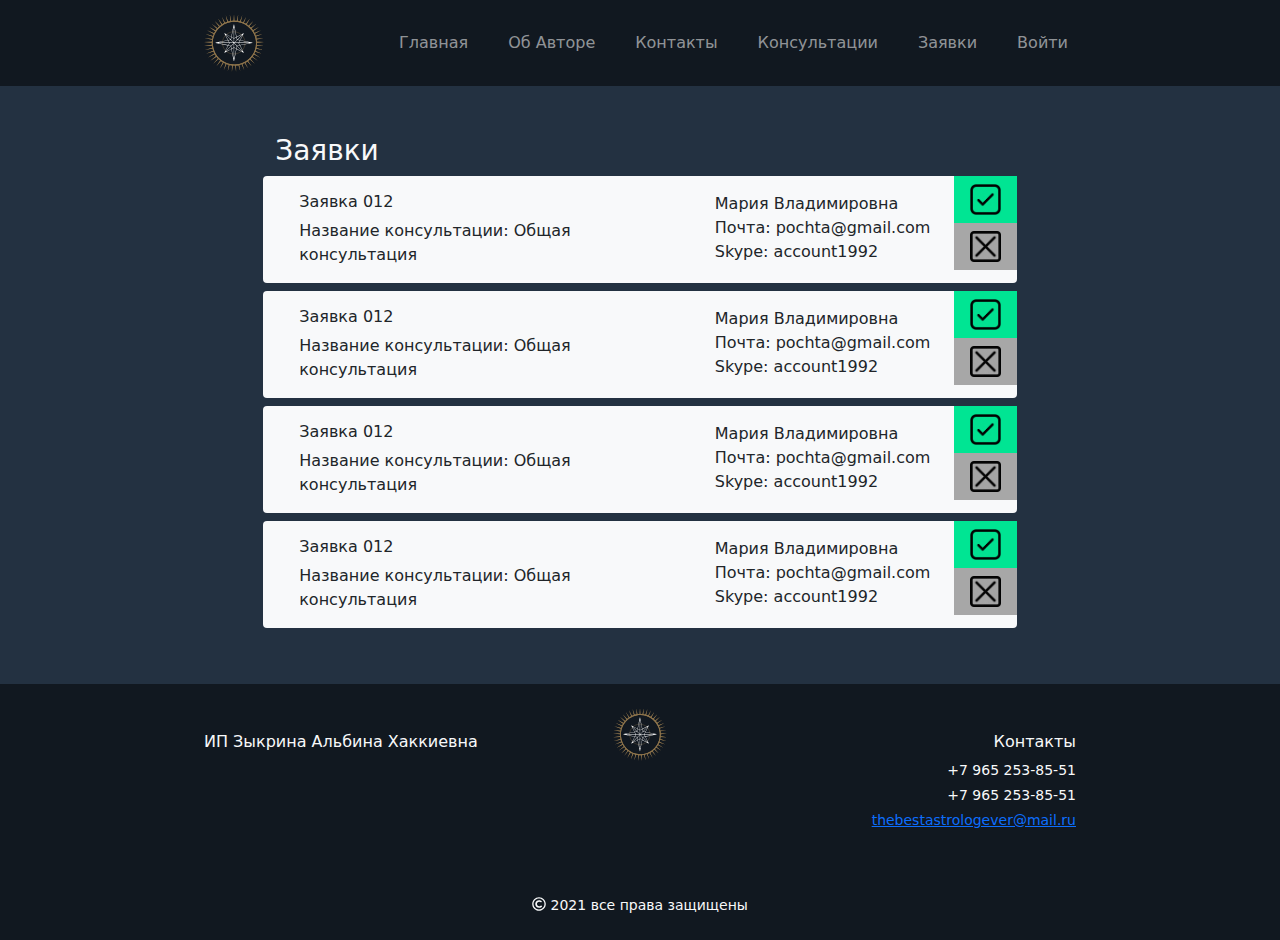
<file: applicationsAdmin.html>
<!DOCTYPE html>
<html>
	<head>
		<meta charset="utf-8">
		<meta name="viewport" content="width=device-width, initial-scale=1">
		<title></title>
    <link rel="stylesheet" href="css/bootstrap.min.css">
    <link rel="stylesheet" href="css/style.css">
    <script defer src="js/fontawesome-all.min.js"></script>
	</head>
  <body>
    <nav class="navbar navbar-expand-sm navbar-dark bg-footer-header">
      <div class="container main-width">
        <a class="navbar-brand" href="index.html">
          <img src="img/logolg.svg" alt="" width="60" height="60">
        </a>
        <button class="navbar-toggler" type="button" data-bs-toggle="collapse" data-bs-target="#mynavbar">
          <span class="navbar-toggler-icon"></span>
        </button>
        <div class="collapse navbar-collapse d-flex justify-content-end" id="mynavbar">
          <ul class="navbar-nav">
            <li class="nav-item ms-4">
              <a class="nav-link" href="index.html">Главная</a>
            </li>
            <li class="nav-item ms-4">
              <a class="nav-link" href="index.html#about">Об Авторе</a>
            </li>
            <li class="nav-item ms-4">
              <a class="nav-link" href="#contacts">Контакты</a>
            </li>
            <li class="nav-item ms-4">
              <a class="nav-link" href="konst.html">Консультации</a>
            </li>
            <li class="nav-item ms-4">
              <a class="nav-link" href="applicationsAdmin.html">Заявки</a>
            </li>
            <li class="nav-item ms-4">
              <a class="nav-link" href="formAdmin.html">Войти</a>
            </li>
          </ul>
        </div>
      </div>
    </nav>

    <div class=" py-3 py-sm-5 container-fluid bg-blue" >
        <div class="container mt-100 width-sm">
          <h1 class="fs-3 fw-normal mx-0 mb-2 text-light">Заявки</h1>
            <div class="row bg-light rounded-2 mb-2">
              <div class="col-md-7">
                <h1 class="fs-6 ms-4 mt-3">Заявка 012</h1>
                <p class="ms-4 ">Название консультации: Общая консультация</p>
              </div>
              <div class="col-md-4">
                <p class="m-0 mt-3">Мария Владимировна</p>
                <p class="m-0">Почта: pochta@gmail.com</p>
                <p class="m-0 mb-3">Skype: account1992</p>
              </div>
              <div class="col-md-1 " style="height: 100%;">
                <div class="row">
                  <div class="col-12 bg-green" style="min-height: 50%;"><img src="img/Accept.png" width="80%" class="my-2 d-block m-auto"></div>
                  <div class="col-12 bg-gray"><img src="img/Cancel.png" width="80%" class="my-2 d-block m-auto"></div>
                </div>
              </div>
            </div>

            <div class="row bg-light rounded-2 mb-2">
              <div class="col-md-7">
                <h1 class="fs-6 ms-4 mt-3">Заявка 012</h1>
                <p class="ms-4 ">Название консультации: Общая консультация</p>
              </div>
              <div class="col-md-4">
                <p class="m-0 mt-3">Мария Владимировна</p>
                <p class="m-0">Почта: pochta@gmail.com</p>
                <p class="m-0 mb-3">Skype: account1992</p>
              </div>
              <div class="col-md-1 " style="height: 100%;">
                <div class="row">
                  <div class="col-12 bg-green" style="min-height: 50%;"><img src="img/Accept.png" width="80%" class="my-2 d-block m-auto"></div>
                  <div class="col-12 bg-gray"><img src="img/Cancel.png" width="80%" class="my-2 d-block m-auto"></div>
                </div>
              </div>
            </div>

            <div class="row bg-light rounded-2 mb-2">
              <div class="col-md-7">
                <h1 class="fs-6 ms-4 mt-3">Заявка 012</h1>
                <p class="ms-4 ">Название консультации: Общая консультация</p>
              </div>
              <div class="col-md-4">
                <p class="m-0 mt-3">Мария Владимировна</p>
                <p class="m-0">Почта: pochta@gmail.com</p>
                <p class="m-0 mb-3">Skype: account1992</p>
              </div>
              <div class="col-md-1 " style="height: 100%;">
                <div class="row">
                  <div class="col-12 bg-green" style="min-height: 50%;"><img src="img/Accept.png" width="80%" class="my-2 d-block m-auto"></div>
                  <div class="col-12 bg-gray"><img src="img/Cancel.png" width="80%" class="my-2 d-block m-auto"></div>
                </div>
              </div>
            </div>

            <div class="row bg-light rounded-2 mb-2">
              <div class="col-md-7">
                <h1 class="fs-6 ms-4 mt-3">Заявка 012</h1>
                <p class="ms-4 ">Название консультации: Общая консультация</p>
              </div>
              <div class="col-md-4">
                <p class="m-0 mt-3">Мария Владимировна</p>
                <p class="m-0">Почта: pochta@gmail.com</p>
                <p class="m-0 mb-3">Skype: account1992</p>
              </div>
              <div class="col-md-1 " style="height: 100%;">
                <div class="row">
                  <div class="col-12 bg-green" style="min-height: 50%;"><img src="img/Accept.png" width="80%" class="my-2 d-block m-auto"></div>
                  <div class="col-12 bg-gray"><img src="img/Cancel.png" width="80%" class="my-2 d-block m-auto"></div>
                </div>
              </div>
            </div>
           
        </div>
    </div>
      

      <footer class="small bg-footer-header ">
        <div class="container main-width" id="contacts">
          <div class="row text-light">
            <div class="col-sm-4 mt-4 ">
              <h6 class="mt-4">ИП Зыкрина Альбина Хаккиевна</h6>
              <ul class="list-unstyled">
                <li class="mb-1"></li>
              </ul>
            </div>
            <div class="col-sm-4 mt-4 text-center">
              <img src="img/logolg.svg" width="20%">
            </div>
            <div class="col-sm-4 mt-4 text-end">
              <h6 class="mt-4">Контакты</h6>
              <ul class="list-unstyled">
                <li class="mb-1">+7 965 253-85-51</li>
                <li class="mb-1">+7 965 253-85-51</li>
                <li class="mb-1"><a href="#" class="link-primary">thebestastrologever@mail.ru</a></li>
              </ul>
            </div>
          </div>
          <p class="text-center mb-0 mt-4 p-4 text-light"><i class="far fa-copyright"></i> 2021 все права защищены</p>
        </div>
      </footer>


    
    
    <script src="js/bootstrap.bundle.min.js"></script>
  </body>
</html>
</file>
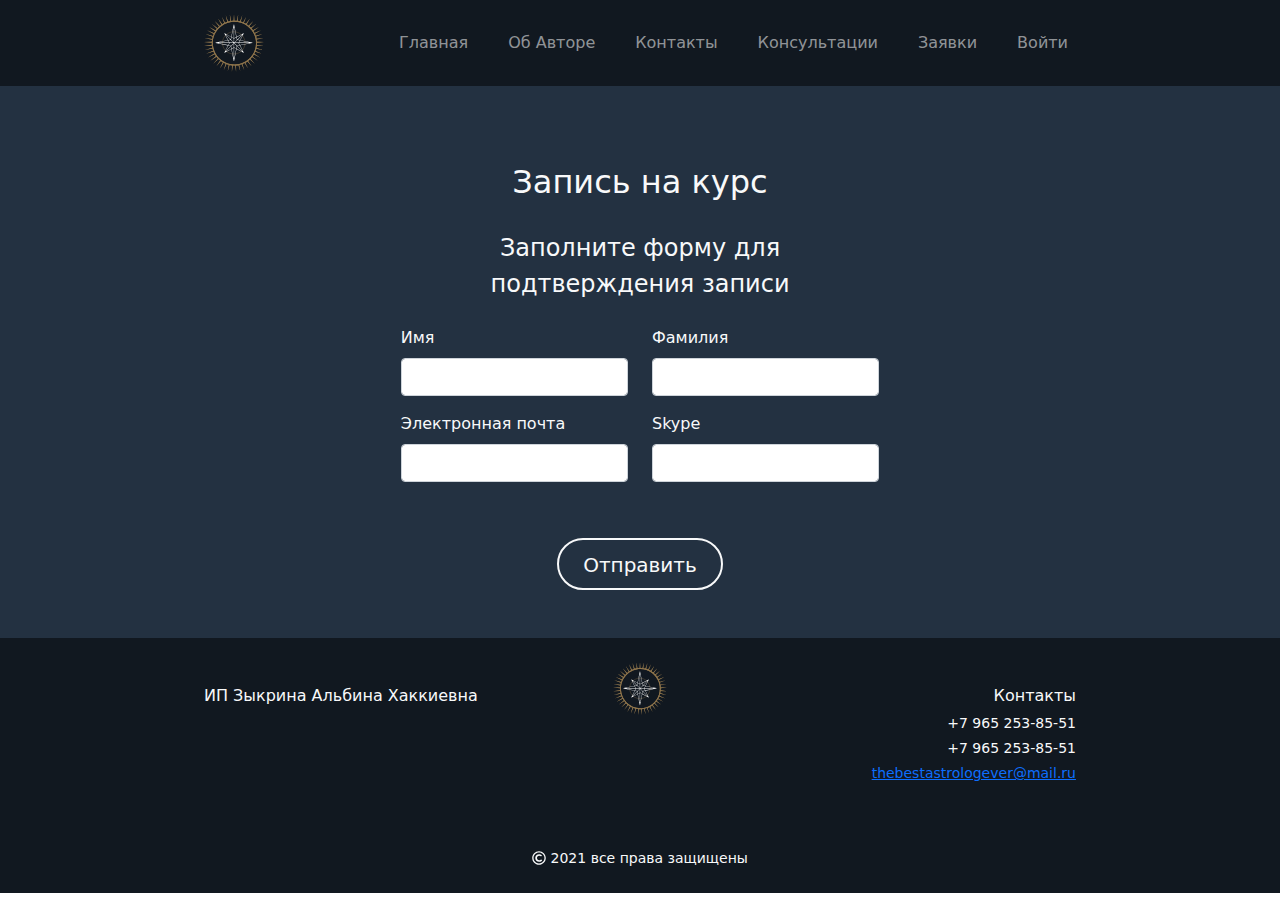
<file: form.html>
<!DOCTYPE html>
<html>
	<head>
		<meta charset="utf-8">
		<meta name="viewport" content="width=device-width, initial-scale=1">
		<title></title>
    <link rel="stylesheet" href="css/bootstrap.min.css">
    <link rel="stylesheet" href="css/style.css">
    <script defer src="js/fontawesome-all.min.js"></script>
	</head>
  <body>
    <nav class="navbar navbar-expand-sm navbar-dark bg-footer-header">
      <div class="container main-width">
        <a class="navbar-brand" href="index.html">
          <img src="img/logolg.svg" alt="" width="60" height="60">
        </a>
        <button class="navbar-toggler" type="button" data-bs-toggle="collapse" data-bs-target="#mynavbar">
          <span class="navbar-toggler-icon"></span>
        </button>
        <div class="collapse navbar-collapse d-flex justify-content-end" id="mynavbar">
          <ul class="navbar-nav">
            <li class="nav-item ms-4">
              <a class="nav-link" href="index.html">Главная</a>
            </li>
            <li class="nav-item ms-4">
              <a class="nav-link" href="index.html#about">Об Авторе</a>
            </li>
            <li class="nav-item ms-4">
              <a class="nav-link" href="#contacts">Контакты</a>
            </li>
            <li class="nav-item ms-4">
              <a class="nav-link" href="konst.html">Консультации</a>
            </li>
            <li class="nav-item ms-4">
              <a class="nav-link" href="applicationsAdmin.html">Заявки</a>
            </li>
            <li class="nav-item ms-4">
              <a class="nav-link" href="formAdmin.html">Войти</a>
            </li>
          </ul>
        </div>
      </div>
    </nav>

    <div class=" py-3 py-sm-5 container-fluid bg-blue text-light" >
        <div class="container mt-100 width-ssm">
            <div class="text-center fs-2 my-4 ">Запись на курс</div>
            <div class="text-center fs-4 my-4 ">Заполните форму для подтверждения записи</div>
            <div class="row gx-4">
                <div class="col-md-6">
                  <form>
                    <div class="mb-3">
                      <label for="exampleInputEmail1" class="form-label">Имя</label>
                      <input type="email" class="form-control" id="exampleInputName" aria-describedby="nameHelp">
                    </div>
                  </form>                
                </div>
                <div class="col-md-6">
                  <form>
                    <div class="mb-3">
                      <label for="exampleInputEmail1" class="form-label">Фамилия</label>
                      <input type="email" class="form-control" id="exampleInputSurname" aria-describedby="surnameHelp">
                    </div>
                  </form>
                </div>
            </div>
            <div class="row gx-4">
              <div class="col-md-6">
                <form>
                  <div class="mb-3">
                    <label for="exampleInputEmail1" class="form-label">Электронная почта</label>
                    <input type="email" class="form-control" id="exampleInputEmail1" aria-describedby="emailHelp">
                  </div>
                </form>                
              </div>
              <div class="col-md-6">
                <form>
                  <div class="mb-3">
                    <label for="exampleInputEmail1" class="form-label">Skype</label>
                    <input type="email" class="form-control" id="exampleInputSkype" aria-describedby="skypeHelp">
                  </div>
                </form>
              </div>
          </div>
            <div class="mt-40 d-flex justify-content-center">
              <a href="notif.html" class="none-link link-light btn btn-outline-light btn-lg px-4 border-2 rounded-pill">Отправить</a>
          </div>
        </div>
    </div>
      

      <footer class="small bg-footer-header ">
        <div class="container main-width" id="contacts">
          <div class="row text-light">
            <div class="col-sm-4 mt-4 ">
              <h6 class="mt-4">ИП Зыкрина Альбина Хаккиевна</h6>
              <ul class="list-unstyled">
                <li class="mb-1"></li>
              </ul>
            </div>
            <div class="col-sm-4 mt-4 text-center">
              <img src="img/logolg.svg" width="20%">
            </div>
            <div class="col-sm-4 mt-4 text-end">
              <h6 class="mt-4">Контакты</h6>
              <ul class="list-unstyled">
                <li class="mb-1">+7 965 253-85-51</li>
                <li class="mb-1">+7 965 253-85-51</li>
                <li class="mb-1"><a href="#" class="link-primary">thebestastrologever@mail.ru</a></li>
              </ul>
            </div>
          </div>
          <p class="text-center mb-0 mt-4 p-4 text-light"><i class="far fa-copyright"></i> 2021 все права защищены</p>
        </div>
      </footer>


    
    
    <script src="js/bootstrap.bundle.min.js"></script>
  </body>
</html>
</file>
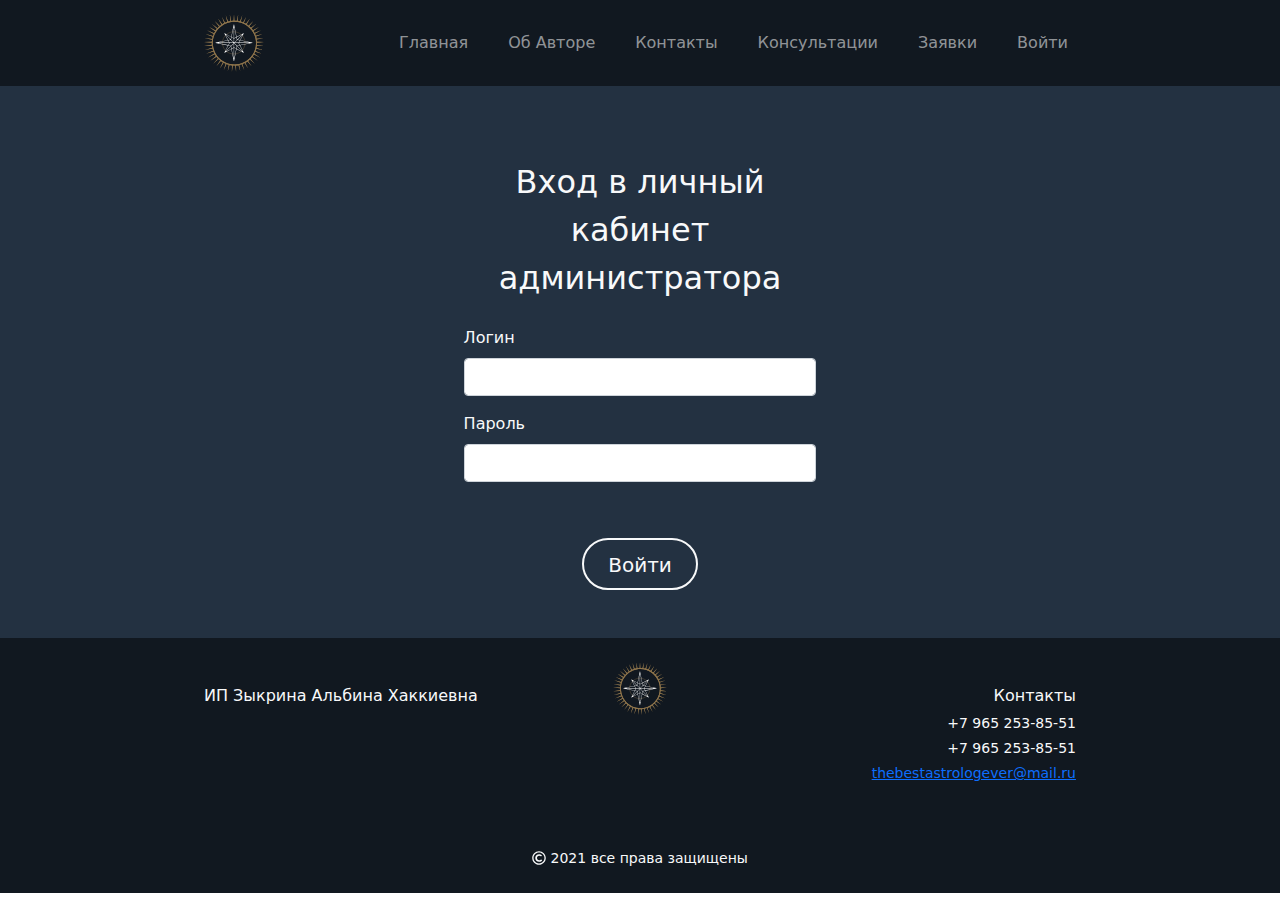
<file: formAdmin.html>
<!DOCTYPE html>
<html>
	<head>
		<meta charset="utf-8">
		<meta name="viewport" content="width=device-width, initial-scale=1">
		<title></title>
    <link rel="stylesheet" href="css/bootstrap.min.css">
    <link rel="stylesheet" href="css/style.css">
    <script defer src="js/fontawesome-all.min.js"></script>
	</head>
  <body>
    <nav class="navbar navbar-expand-sm navbar-dark bg-footer-header">
      <div class="container main-width">
        <a class="navbar-brand" href="index.html">
          <img src="img/logolg.svg" alt="" width="60" height="60">
        </a>
        <button class="navbar-toggler" type="button" data-bs-toggle="collapse" data-bs-target="#mynavbar">
          <span class="navbar-toggler-icon"></span>
        </button>
        <div class="collapse navbar-collapse d-flex justify-content-end" id="mynavbar">
          <ul class="navbar-nav">
            <li class="nav-item ms-4">
              <a class="nav-link" href="index.html">Главная</a>
            </li>
            <li class="nav-item ms-4">
              <a class="nav-link" href="index.html#about">Об Авторе</a>
            </li>
            <li class="nav-item ms-4">
              <a class="nav-link" href="#contacts">Контакты</a>
            </li>
            <li class="nav-item ms-4">
              <a class="nav-link" href="konst.html">Консультации</a>
            </li>
            <li class="nav-item ms-4">
              <a class="nav-link" href="applicationsAdmin.html">Заявки</a>
            </li>
            <li class="nav-item ms-4">
              <a class="nav-link" href="formAdmin.html">Войти</a>
            </li>
          </ul>
        </div>
      </div>
    </nav>

    <div class=" py-3 py-sm-5 container-fluid bg-blue text-light" >
        <div class="container mt-100 width-sssm">
            <div class="text-center fs-2 my-4 ">Вход  в личный кабинет администратора</div>
            <div class="row gx-4">
                <div class="col-md-12">
                  <form>
                    <div class="mb-3">
                      <label for="exampleInputEmail1" class="form-label">Логин</label>
                      <input type="email" class="form-control" id="exampleInputName" aria-describedby="loginHelp">
                    </div>
                  </form>                
                </div>
            </div>
            <div class="row gx-4">
              <div class="col-md-12">
                <form>
                  <div class="mb-3">
                    <label for="exampleInputEmail1" class="form-label">Пароль</label>
                    <input type="email" class="form-control" id="exampleInputSkype" aria-describedby="passwordHelp">
                  </div>
                </form>
              </div>
          </div>
            <div class="mt-40 d-flex justify-content-center">
              <a href="indexAdmin.html" class="none-link link-light btn btn-outline-light btn-lg px-4 border-2 rounded-pill">Войти</a>
          </div>
        </div>
    </div>
      

      <footer class="small bg-footer-header ">
        <div class="container main-width" id="contacts">
          <div class="row text-light">
            <div class="col-sm-4 mt-4 ">
              <h6 class="mt-4">ИП Зыкрина Альбина Хаккиевна</h6>
              <ul class="list-unstyled">
                <li class="mb-1"></li>
              </ul>
            </div>
            <div class="col-sm-4 mt-4 text-center">
              <img src="img/logolg.svg" width="20%">
            </div>
            <div class="col-sm-4 mt-4 text-end">
              <h6 class="mt-4">Контакты</h6>
              <ul class="list-unstyled">
                <li class="mb-1">+7 965 253-85-51</li>
                <li class="mb-1">+7 965 253-85-51</li>
                <li class="mb-1"><a href="#" class="link-primary">thebestastrologever@mail.ru</a></li>
              </ul>
            </div>
          </div>
          <p class="text-center mb-0 mt-4 p-4 text-light"><i class="far fa-copyright"></i> 2021 все права защищены</p>
        </div>
      </footer>


    
    
    <script src="js/bootstrap.bundle.min.js"></script>
  </body>
</html>
</file>
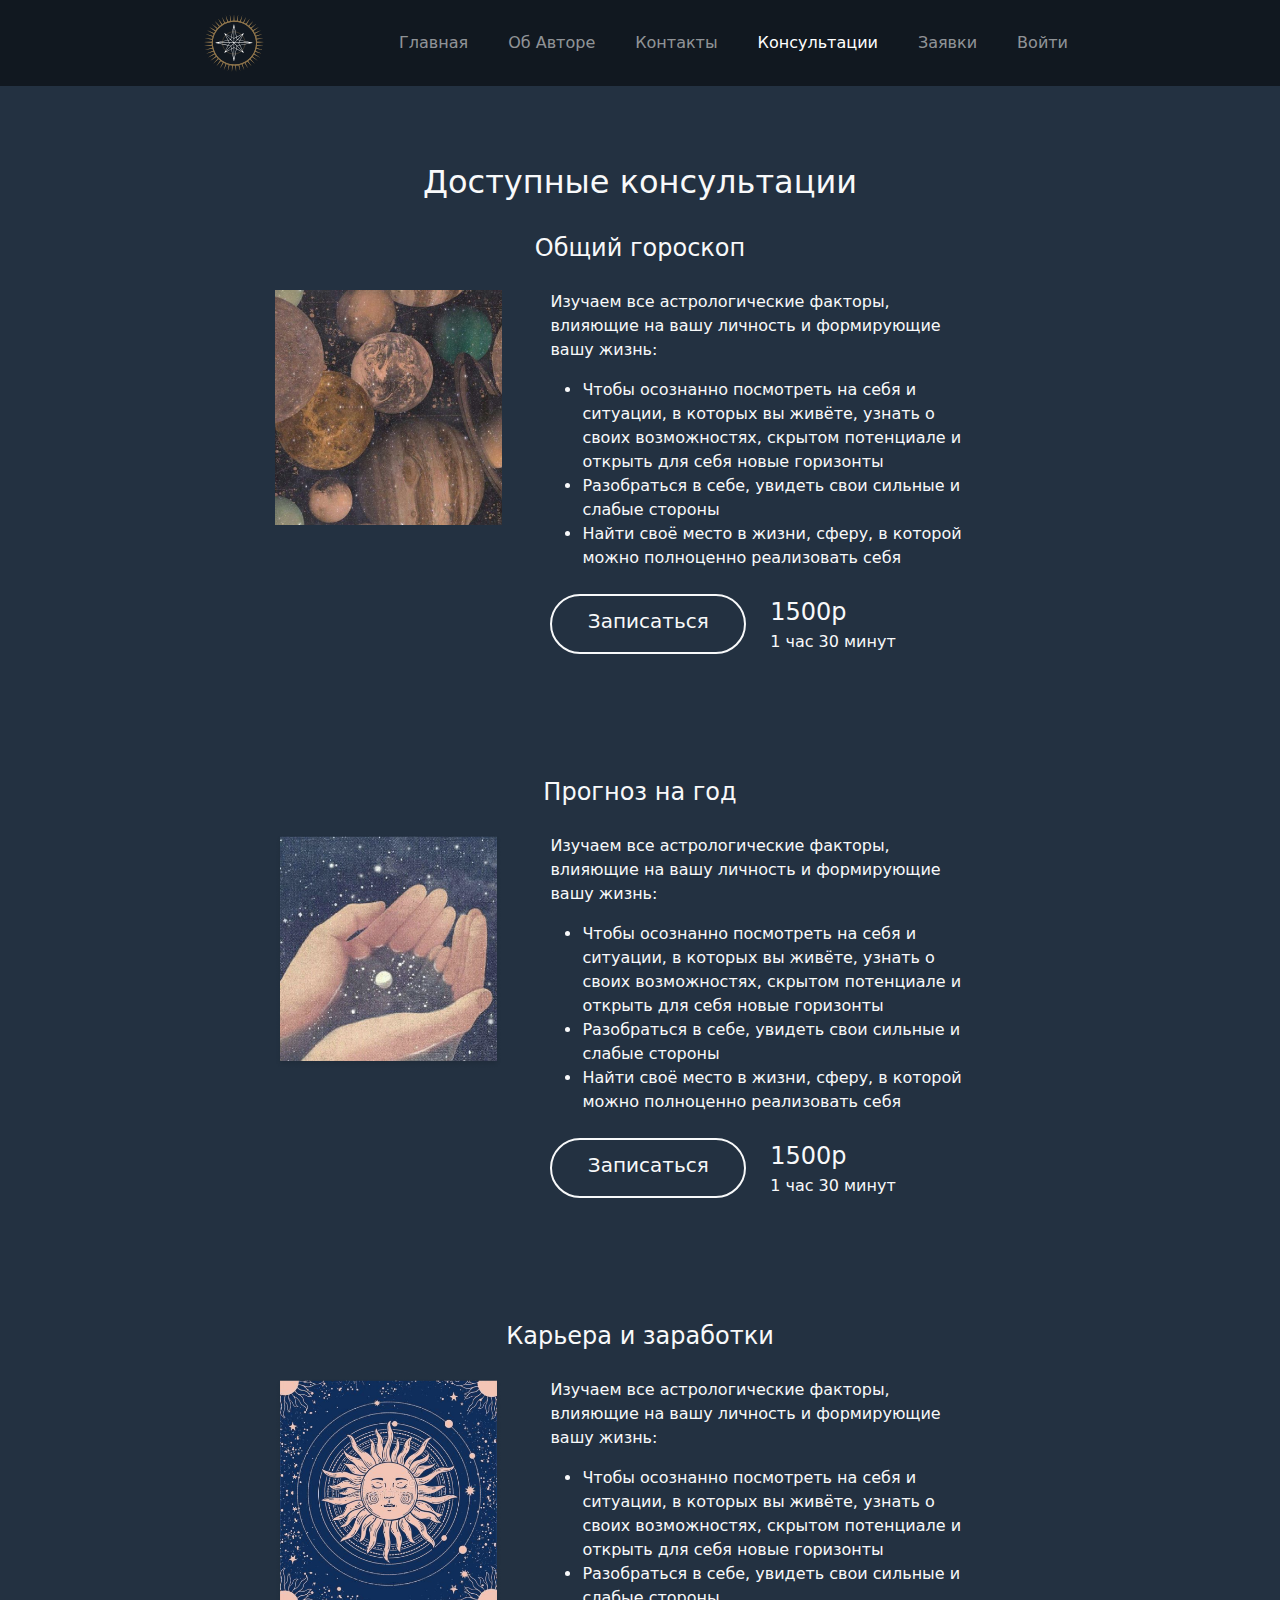
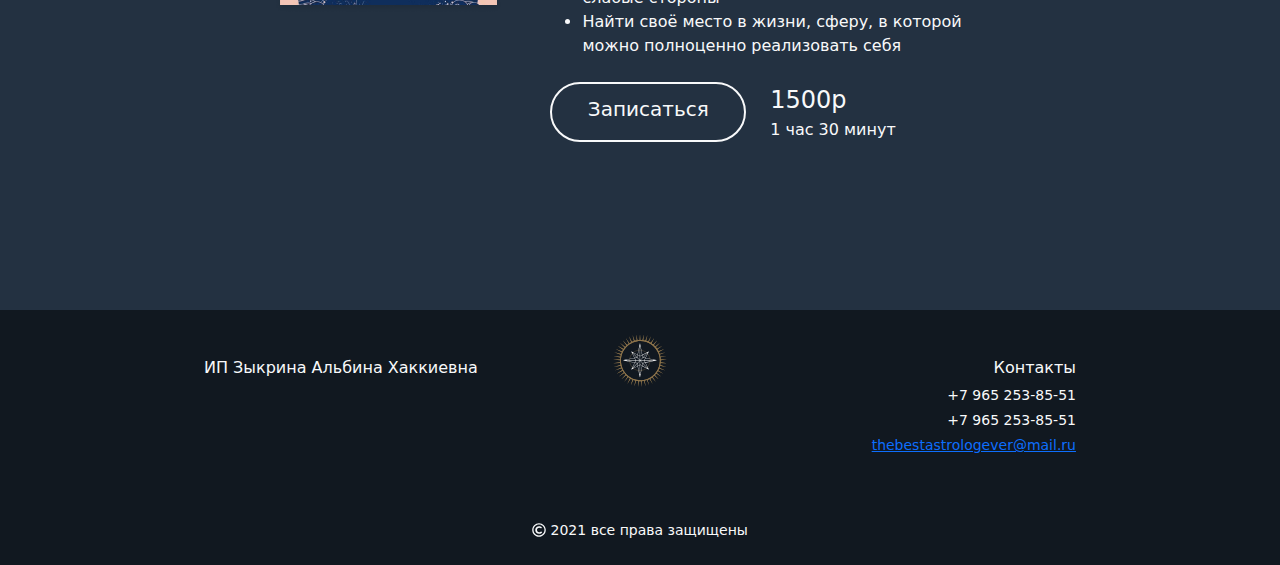
<file: konst.html>
<!DOCTYPE html>
<html>
	<head>
		<meta charset="utf-8">
		<meta name="viewport" content="width=device-width, initial-scale=1">
		<title></title>
    <link rel="stylesheet" href="css/bootstrap.min.css">
    <link rel="stylesheet" href="css/style.css">
    <script defer src="js/fontawesome-all.min.js"></script>
	</head>
  <body>
    <nav class="navbar navbar-expand-sm navbar-dark bg-footer-header">
      <div class="container main-width">
        <a class="navbar-brand" href="index.html">
          <img src="img/logolg.svg" alt="" width="60" height="60">
        </a>
        <button class="navbar-toggler" type="button" data-bs-toggle="collapse" data-bs-target="#mynavbar">
          <span class="navbar-toggler-icon"></span>
        </button>
        <div class="collapse navbar-collapse d-flex justify-content-end" id="mynavbar">
          <ul class="navbar-nav">
            <li class="nav-item ms-4">
              <a class="nav-link" href="index.html">Главная</a>
            </li>
            <li class="nav-item ms-4">
              <a class="nav-link" href="index.html#about">Об Авторе</a>
            </li>
            <li class="nav-item ms-4">
              <a class="nav-link" href="#contacts">Контакты</a>
            </li>
            <li class="nav-item ms-4">
              <a class="nav-link active" aria-current="page" href="konst.html">Консультации</a>
            </li>
            <li class="nav-item ms-4">
              <a class="nav-link" href="applicationsAdmin.html">Заявки</a>
            </li>
            <li class="nav-item ms-4">
              <a class="nav-link" href="formAdmin.html">Войти</a>
            </li>
          </ul>
        </div>
      </div>
    </nav>

    <div class=" py-3 py-sm-5 container-fluid bg-blue text-light" >
        <div class="container mb-100 width-sm">
            <div class="text-center fs-2 my-4 ">Доступные консультации</div>
            <div class="text-center fs-4 my-4 ">Общий гороскоп</div>
            <div class="row gx-4">
                <div class="col-sm-3 col-md-4 me-4">
                    <img src="img/image 2.png" class="img-fluid" alt="...">
                </div>
                <div class="col-sm-3 col-md-7">
                    <div>
                        <p>Изучаем все астрологические факторы, влияющие на вашу личность и формирующие вашу жизнь:</p>
                        
                        <ul>
                            <li>Чтобы осознанно посмотреть на себя и ситуации, в которых вы живёте, узнать о своих возможностях, скрытом потенциале и открыть для себя новые горизонты</li>
                            <li>Разобраться в себе, увидеть свои сильные и слабые стороны</li>
                            <li>Найти своё место в жизни, сферу, в которой можно полноценно реализовать себя</li>
                        </ul>
                    </div>

                    <div class="row mt-4">
                        <div class="col-sm-12 col-md-6 d-grid gap-2">
                            <a href="form.html" class="none-link link-light btn btn-outline-light btn-lg px-4 border-2 rounded-pill">Записаться</a>
                        </div>
                        <div class="col-sm-12 col-md-6">
                            <p class="m-0 fs-4">1500р</p>
                            <p class="m-0">1 час 30 минут</p>
                        </div>
                    </div>
                </div>
            
            </div>
        </div>
        <div class="container width-sm mb-100">
            <div class="text-center fs-4 my-4">Прогноз на год</div>
            <div class="row gx-4">
                <div class="col-sm-3 col-md-4 me-4">
                    <img src="img/image 3.png" class="img-fluid" alt="...">
                </div>
                <div class="col-sm-3 col-md-7">
                    <div>
                        <p>Изучаем все астрологические факторы, влияющие на вашу личность и формирующие вашу жизнь:</p>
                        
                        <ul>
                            <li>Чтобы осознанно посмотреть на себя и ситуации, в которых вы живёте, узнать о своих возможностях, скрытом потенциале и открыть для себя новые горизонты</li>
                            <li>Разобраться в себе, увидеть свои сильные и слабые стороны</li>
                            <li>Найти своё место в жизни, сферу, в которой можно полноценно реализовать себя</li>
                        </ul>
                    </div>

                    <div class="row mt-4">
                        <div class="col-sm-12 col-md-6 d-grid gap-2">
                          <a href="form.html" class="none-link link-light btn btn-outline-light btn-lg px-4 border-2 rounded-pill">Записаться</a>
                        </div>
                        <div class="col-sm-12 col-md-6">
                            <p class="m-0 fs-4">1500р</p>
                            <p class="m-0">1 час 30 минут</p>
                        </div>
                    </div>
                </div>
            
            </div>
        </div>
        <div class="container width-sm mb-100">
            <div class="text-center fs-4 my-4 ">Карьера и заработки</div>
            <div class="row gx-4">
                <div class="col-sm-3 col-md-4 me-4">
                    <img src="img/image 4.png" class="img-fluid" alt="...">
                </div>
                <div class="col-sm-3 col-md-7">
                    <div>
                        <p>Изучаем все астрологические факторы, влияющие на вашу личность и формирующие вашу жизнь:</p>
                        
                        <ul>
                            <li>Чтобы осознанно посмотреть на себя и ситуации, в которых вы живёте, узнать о своих возможностях, скрытом потенциале и открыть для себя новые горизонты</li>
                            <li>Разобраться в себе, увидеть свои сильные и слабые стороны</li>
                            <li>Найти своё место в жизни, сферу, в которой можно полноценно реализовать себя</li>
                        </ul>
                    </div>

                    <div class="row mt-4">
                        <div class="col-sm-12 col-md-6 d-grid gap-2">
                          <a href="form.html" class="none-link link-light btn btn-outline-light btn-lg px-4 border-2 rounded-pill">Записаться</a>
                        </div>
                        <div class="col-sm-12 col-md-6">
                            <p class="m-0 fs-4">1500р</p>
                            <p class="m-0">1 час 30 минут</p>
                        </div>
                    </div>
                </div>
            
            </div>
        </div>
    </div>
      

      <footer class="small bg-footer-header ">
        <div class="container main-width" id="contacts">
          <div class="row text-light">
            <div class="col-sm-4 mt-4 ">
              <h6 class="mt-4">ИП Зыкрина Альбина Хаккиевна</h6>
              <ul class="list-unstyled">
                <li class="mb-1"></li>
              </ul>
            </div>
            <div class="col-sm-4 mt-4 text-center">
              <img src="img/logolg.svg" width="20%">
            </div>
            <div class="col-sm-4 mt-4 text-end">
              <h6 class="mt-4">Контакты</h6>
              <ul class="list-unstyled">
                <li class="mb-1">+7 965 253-85-51</li>
                <li class="mb-1">+7 965 253-85-51</li>
                <li class="mb-1"><a href="#" class="link-primary">thebestastrologever@mail.ru</a></li>
              </ul>
            </div>
          </div>
          <p class="text-center mb-0 mt-4 p-4 text-light"><i class="far fa-copyright"></i> 2021 все права защищены</p>
        </div>
      </footer>


    
    
    <script src="js/bootstrap.bundle.min.js"></script>
  </body>
</html>
</file>
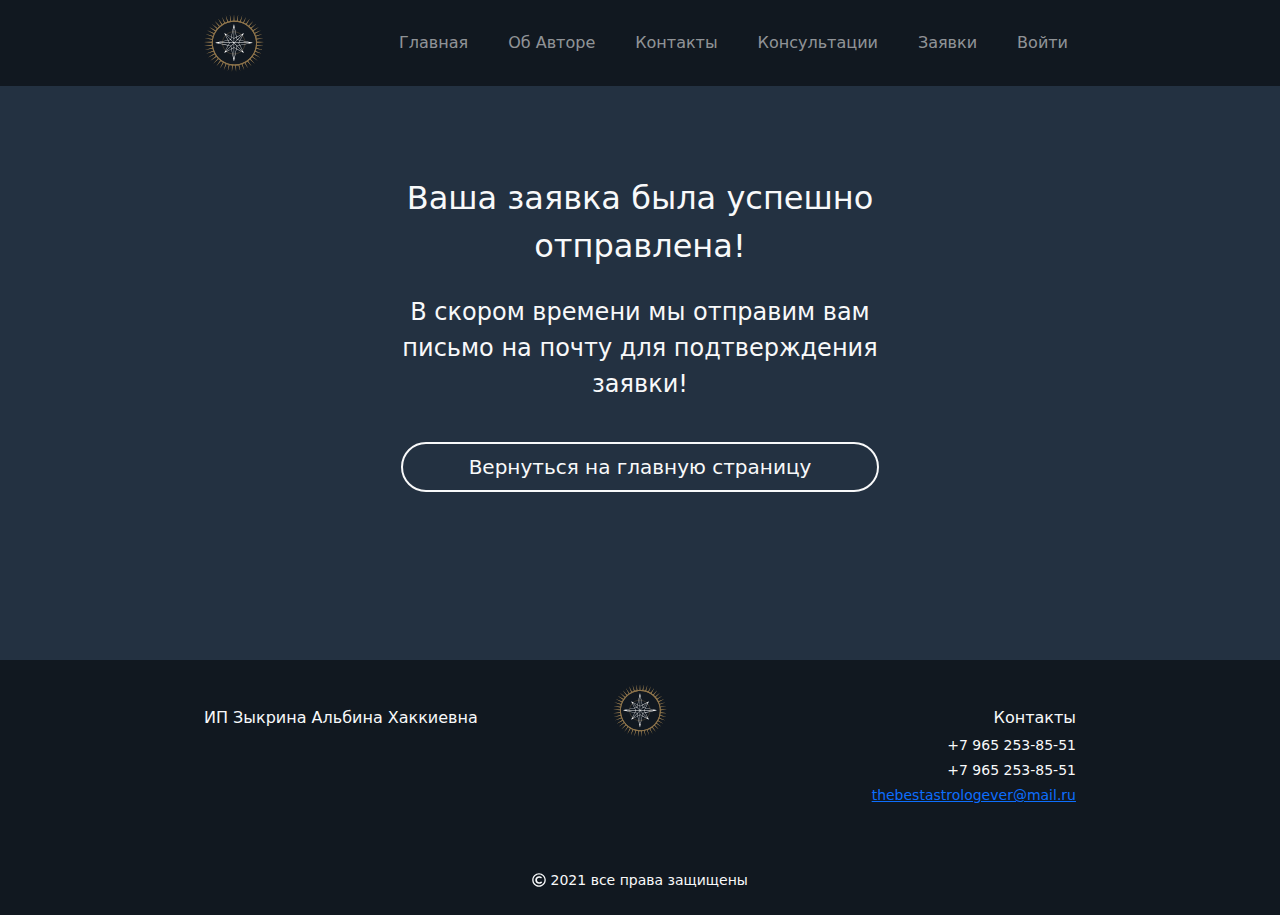
<file: notif.html>
<!DOCTYPE html>
<html>
	<head>
		<meta charset="utf-8">
		<meta name="viewport" content="width=device-width, initial-scale=1">
		<title></title>
    <link rel="stylesheet" href="css/bootstrap.min.css">
    <link rel="stylesheet" href="css/style.css">
    <script defer src="js/fontawesome-all.min.js"></script>
	</head>
  <body>
    <nav class="navbar navbar-expand-sm navbar-dark bg-footer-header">
      <div class="container main-width">
        <a class="navbar-brand" href="index.html">
          <img src="img/logolg.svg" alt="" width="60" height="60">
        </a>
        <button class="navbar-toggler" type="button" data-bs-toggle="collapse" data-bs-target="#mynavbar">
          <span class="navbar-toggler-icon"></span>
        </button>
        <div class="collapse navbar-collapse d-flex justify-content-end" id="mynavbar">
          <ul class="navbar-nav">
            <li class="nav-item ms-4">
              <a class="nav-link" href="index.html">Главная</a>
            </li>
            <li class="nav-item ms-4">
              <a class="nav-link" href="index.html#about">Об Авторе</a>
            </li>
            <li class="nav-item ms-4">
              <a class="nav-link" href="#contacts">Контакты</a>
            </li>
            <li class="nav-item ms-4">
              <a class="nav-link" href="konst.html">Консультации</a>
            </li>
            <li class="nav-item ms-4">
              <a class="nav-link" href="applicationsAdmin.html">Заявки</a>
            </li>
            <li class="nav-item ms-4">
              <a class="nav-link" href="formAdmin.html">Войти</a>
            </li>
          </ul>
        </div>
      </div>
    </nav>

    <div class=" py-3 py-sm-5 container-fluid bg-blue text-light" >
        <div class="container mt-40 width-ssm mb-100">
            <div class="text-center fs-2 my-4 ">Ваша заявка была успешно отправлена!</div>
            <div class="text-center fs-4 my-4 ">В скором времени мы отправим вам письмо на почту
              для подтверждения заявки!</div>
            <div class="mt-40">
              <a href="index.html" class="btn btn-outline-light btn-lg px-4 border-2 rounded-pill d-block mx-auto ">Вернуться на главную страницу</a>
          </div>
        </div>
    </div>
      

      <footer class="small bg-footer-header ">
        <div class="container main-width" id="contacts">
          <div class="row text-light">
            <div class="col-sm-4 mt-4 ">
              <h6 class="mt-4">ИП Зыкрина Альбина Хаккиевна</h6>
              <ul class="list-unstyled">
                <li class="mb-1"></li>
              </ul>
            </div>
            <div class="col-sm-4 mt-4 text-center">
              <img src="img/logolg.svg" width="20%">
            </div>
            <div class="col-sm-4 mt-4 text-end">
              <h6 class="mt-4">Контакты</h6>
              <ul class="list-unstyled">
                <li class="mb-1">+7 965 253-85-51</li>
                <li class="mb-1">+7 965 253-85-51</li>
                <li class="mb-1"><a href="#" class="link-primary">thebestastrologever@mail.ru</a></li>
              </ul>
            </div>
          </div>
          <p class="text-center mb-0 mt-4 p-4 text-light"><i class="far fa-copyright"></i> 2021 все права защищены</p>
        </div>
      </footer>


    
    
    <script src="js/bootstrap.bundle.min.js"></script>
  </body>
</html>
</file>
<file: css/style.css>
@font-face {
    font-family: Oranienbaum;
    src: url(fonts/Oranienbaum/Oranienbaum-Regular.ttf);
}
.ff-orn {
    font-family: Oranienbaum;
}
.bg-dark-blue {
    background-color: #19222C;
}

.bg-blue{
    background-color: #233141;
}
.bg-green{
    background-color: #00E593;
}
.bg-gray {
    background-color: #A7A7A7;
}
.bg-footer-header {
    background-color: #111820;
}

.main-width {
    width: 70%;
}

.width-sm {
    width: 60%;
}
.width-ssm {
    width: 40%;
}
.width-sssm{
    width: 30%;
}
.mb-100 {
    margin-bottom: 120px;
}
.mb-5{
    margin-bottom: 50px;
}
.mt-40 {
    margin-top: 40px;
}
.none-link {
    text-decoration: none;
    padding-top: 10px;
}
.none-link:hover{
    color: #233141;
}
</file>
